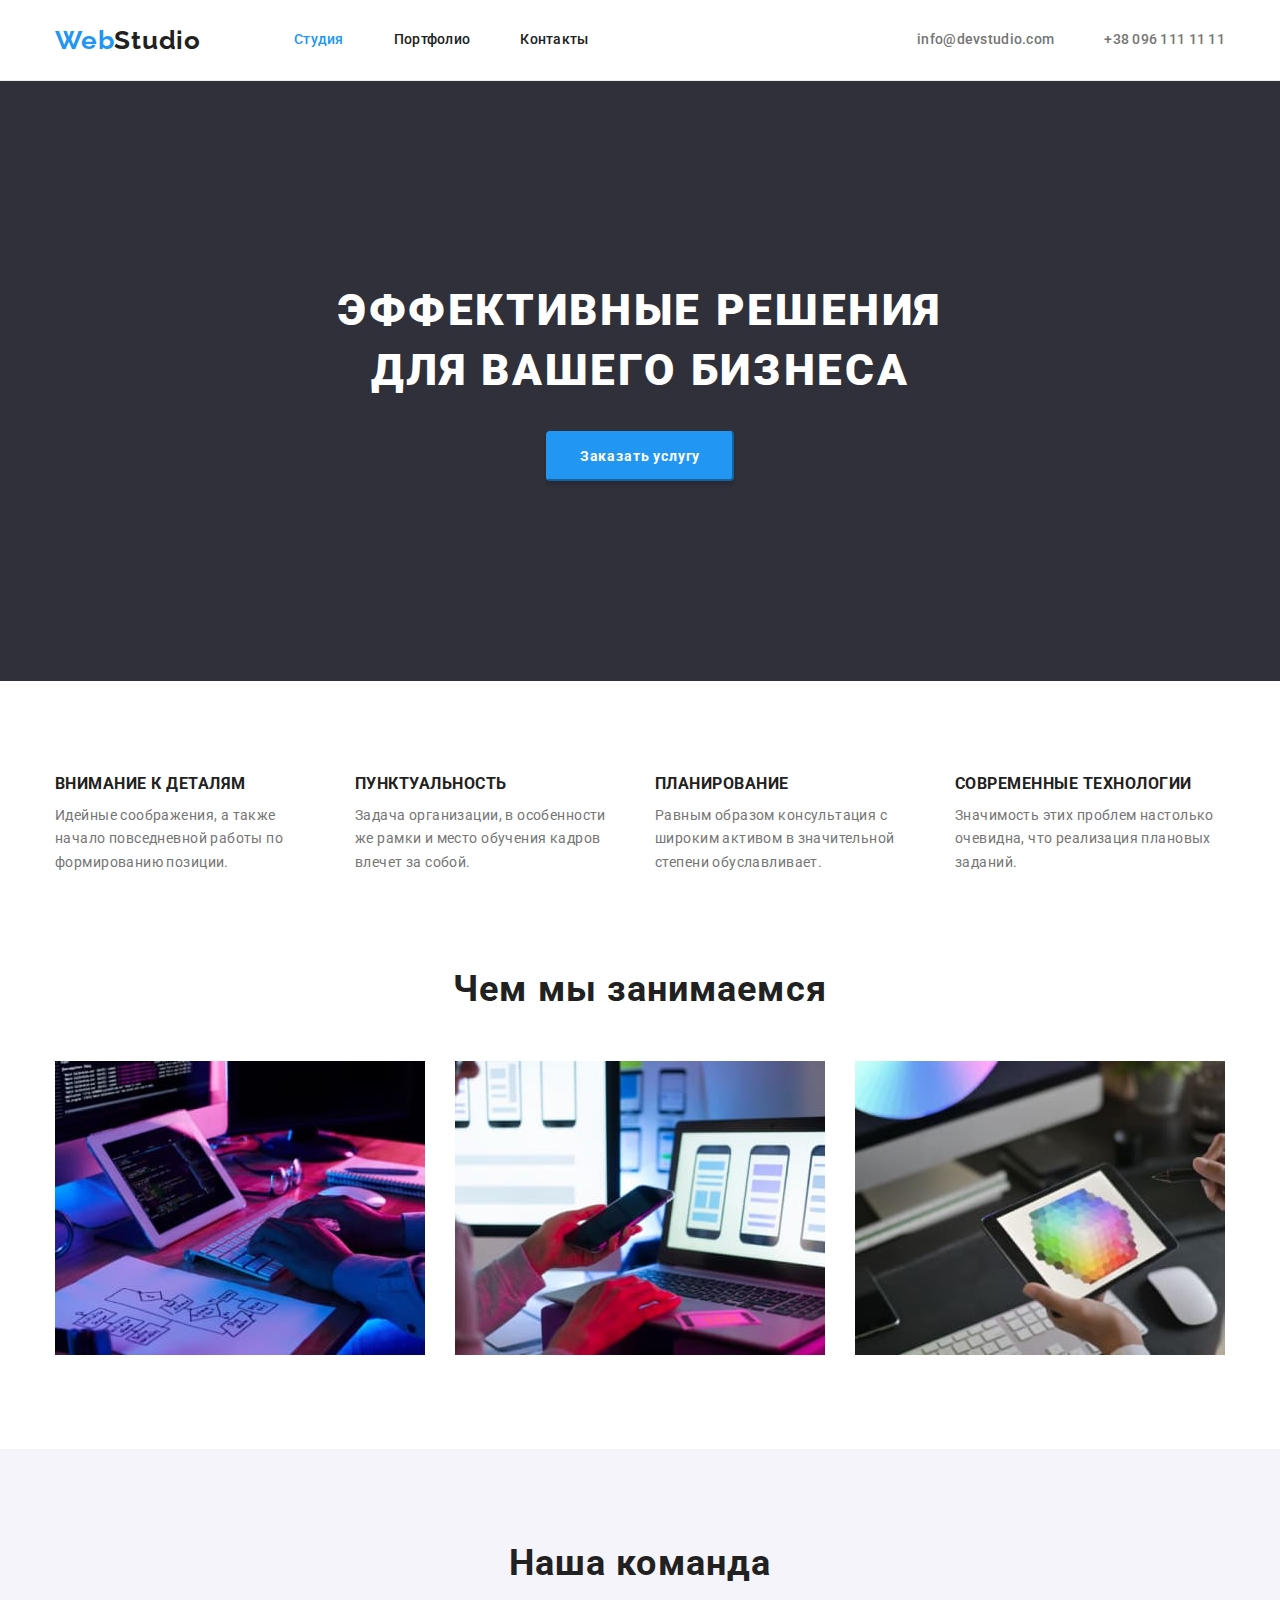
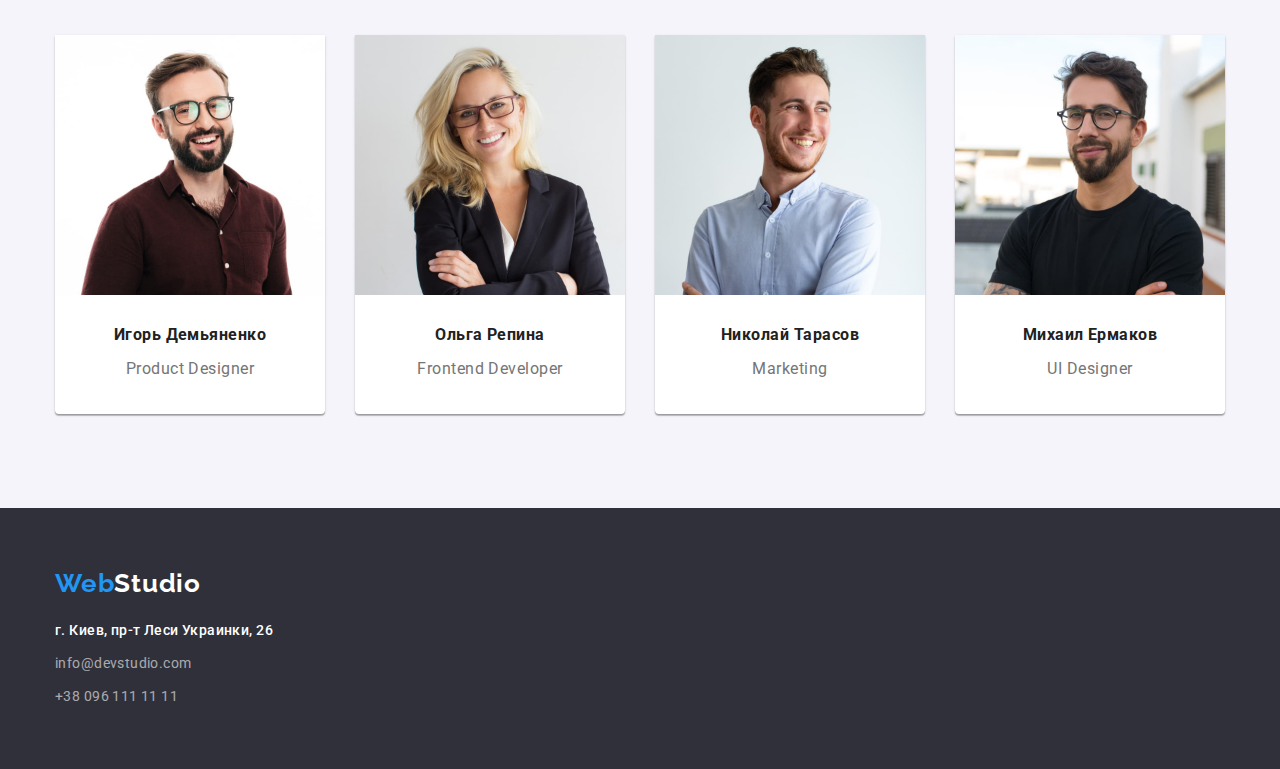
<file: index.html>
<!DOCTYPE html>
<html lang="ru">
  <head>
    <meta charset="UTF-8" />
    <meta http-equiv="X-UA-Compatible" content="IE=edge" />
    <meta name="viewport" content="width=device-width, initial-scale=1.0" />
    <title>Web Studio</title>
    <link rel="preconnect" href="https://fonts.googleapis.com" />
    <link rel="preconnect" href="https://fonts.gstatic.com" crossorigin />
    <link
      href="https://fonts.googleapis.com/css2?family=Raleway:wght@700&family=Roboto:wght@400;500;700;900&display=swap"
      rel="stylesheet"
    />
    <link
      rel="stylesheet"
      href="https://cdnjs.cloudflare.com/ajax/libs/modern-normalize/1.1.0/modern-normalize.css"
      integrity="sha512-Y0MM+V6ymRKN2zStTqzQ227DWhhp4Mzdo6gnlRnuaNCbc+YN/ZH0sBCLTM4M0oSy9c9VKiCvd4Jk44aCLrNS5Q=="
      crossorigin="anonymous"
      referrerpolicy="no-referrer"
    />
    <link rel="stylesheet" href="./css/styles.css" />
  </head>
  <body>
    <header class="header">
      <div class="container flex-container">
        <a href="/" class="logo second_half"
          ><span class="logo first_half">Web</span>Studio</a
        >
        <nav>
          <ul class="nav">
            <li class="nav-element">
              <a class="page_nav activev" href="./index.html">Студия</a>
            </li>
            <li class="nav-element">
              <a class="page_nav" href="./portfolio.html">Портфолио</a>
            </li>
            <li class="nav-element">
              <a class="page_nav" href="/">Контакты</a>
            </li>
          </ul>
        </nav>
        <ul class="adresses">
          <li class="adress-element">
            <a class="adress_link" href="mailto:info@devstudio.com"
              >info@devstudio.com</a
            >
            <!--змінити не можу, Prettier виправляє-->
          </li>
          <li class="adress-element">
            <a class="adress_link" href="tel:+380961111111"
              >+38 096 111 11 11</a
            >
          </li>
        </ul>
      </div>
    </header>
    <main>
      <section class="hero">
        <div class="container">
          <h1 class="page_header">
            Эффективные решения<br />для вашего бизнеса
          </h1>
          <button class="btn" type="button">Заказать услугу</button>
        </div>
      </section>
      <section class="section">
        <div class="container">
          <h2 class="section_header visually-hidden">Наши преимущества</h2>
          <ul class="advantages">
            <li class="pros-item">
              <h3 class="intro-paragraf">Внимание к деталям</h3>
              <p class="intro-text">
                Идейные соображения, а также начало повседневной работы по
                формированию позиции.
              </p>
            </li>
            <li class="pros-item">
              <h3 class="intro-paragraf">Пунктуальность</h3>
              <p class="intro-text">
                Задача организации, в особенности же рамки и место обучения
                кадров влечет за собой.
              </p>
            </li>
            <li class="pros-item">
              <h3 class="intro-paragraf">Планирование</h3>
              <p class="intro-text">
                Равным образом консультация с широким активом в значительной
                степени обуславливает.
              </p>
            </li>
            <li class="pros-item">
              <h3 class="intro-paragraf">Современные технологии</h3>
              <p class="intro-text">
                Значимость этих проблем настолько очевидна, что реализация
                плановых заданий.
              </p>
            </li>
          </ul>
        </div>
      </section>
      <section class="section picures-section">
        <div class="container">
          <h2 class="section_header pictures-header">Чем мы занимаемся</h2>
          <ul class="pictures-list">
            <li class="picture-item">
              <img
                class="picture"
                src="images/tech_1.jpg"
                alt="кодинг"
                width="370"
              />
            </li>
            <li class="picture-item">
              <img
                class="picture"
                src="images/tech_2.jpg"
                alt="розкладка контента"
                width="370"
              />
            </li>
            <li class="picture-item">
              <img
                class="picture"
                src="images/tech_3.jpg"
                alt="выбор цвета"
                width="370"
              />
            </li>
          </ul>
        </div>
      </section>
      <section class="section light-bg-section">
        <div class="container">
          <h2 class="section_header light-bg-header">Наша команда</h2>
          <ul class="crew_list">
            <li class="crew_el">
              <img
                class="image"
                src="images/crew_1.jpg"
                alt="Дизайнер продукта"
                width="270"
              />
              <div class="crew-text">
                <h3 class="crew_head">Игорь Демьяненко</h3>
                <p class="text" lang="en">Product Designer</p>
              </div>
            </li>
            <li class="crew_el">
              <img
                class="image"
                src="images/crew_2.jpg"
                alt="Розработчик фронт-енд"
                width="270"
              />
              <div class="crew-text">
                <h3 class="crew_head">Ольга Репина</h3>
                <p class="text" lang="en">Frontend Developer</p>
              </div>
            </li>
            <li class="crew_el">
              <img
                class="image"
                src="images/crew_3.jpg"
                alt="Глава маркетинга"
                width="270"
              />
              <div class="crew-text">
                <h3 class="crew_head">Николай Тарасов</h3>
                <p class="text" lang="en">Marketing</p>
              </div>
            </li>
            <li class="crew_el">
              <img
                class="image"
                src="images/crew_4.jpg"
                alt="Дизайнер"
                width="270"
              />
              <div class="crew-text">
                <h3 class="crew_head">Михаил Ермаков</h3>
                <p class="text" lang="en">UI Designer</p>
              </div>
            </li>
          </ul>
        </div>
      </section>
    </main>
    <footer class="footer">
      <div class="container">
        <a href="/" class="logo second_half_footer"
          ><span class="logo first_half">Web</span>Studio</a
        >
        <address>
          <ul class="footer-list">
            <li class="footer-el">
              <a
                class="adress_link adress_location"
                href="https://goo.gl/maps/9vUaXhKTsJwgG6u79"
                target="_blank"
                >г. Киев, пр-т Леси Украинки, 26</a
              >
            </li>
            <li class="footer-el">
              <a class="adress_link_footer" href="mailto:info@devstudio.com"
                >info@devstudio.com</a
              >
            </li>
            <li class="footer-el">
              <a class="adress_link_footer" href="tel:+380961111111"
                >+38 096 111 11 11</a
              >
            </li>
          </ul>
        </address>
      </div>
    </footer>
  </body>
</html>
</file>
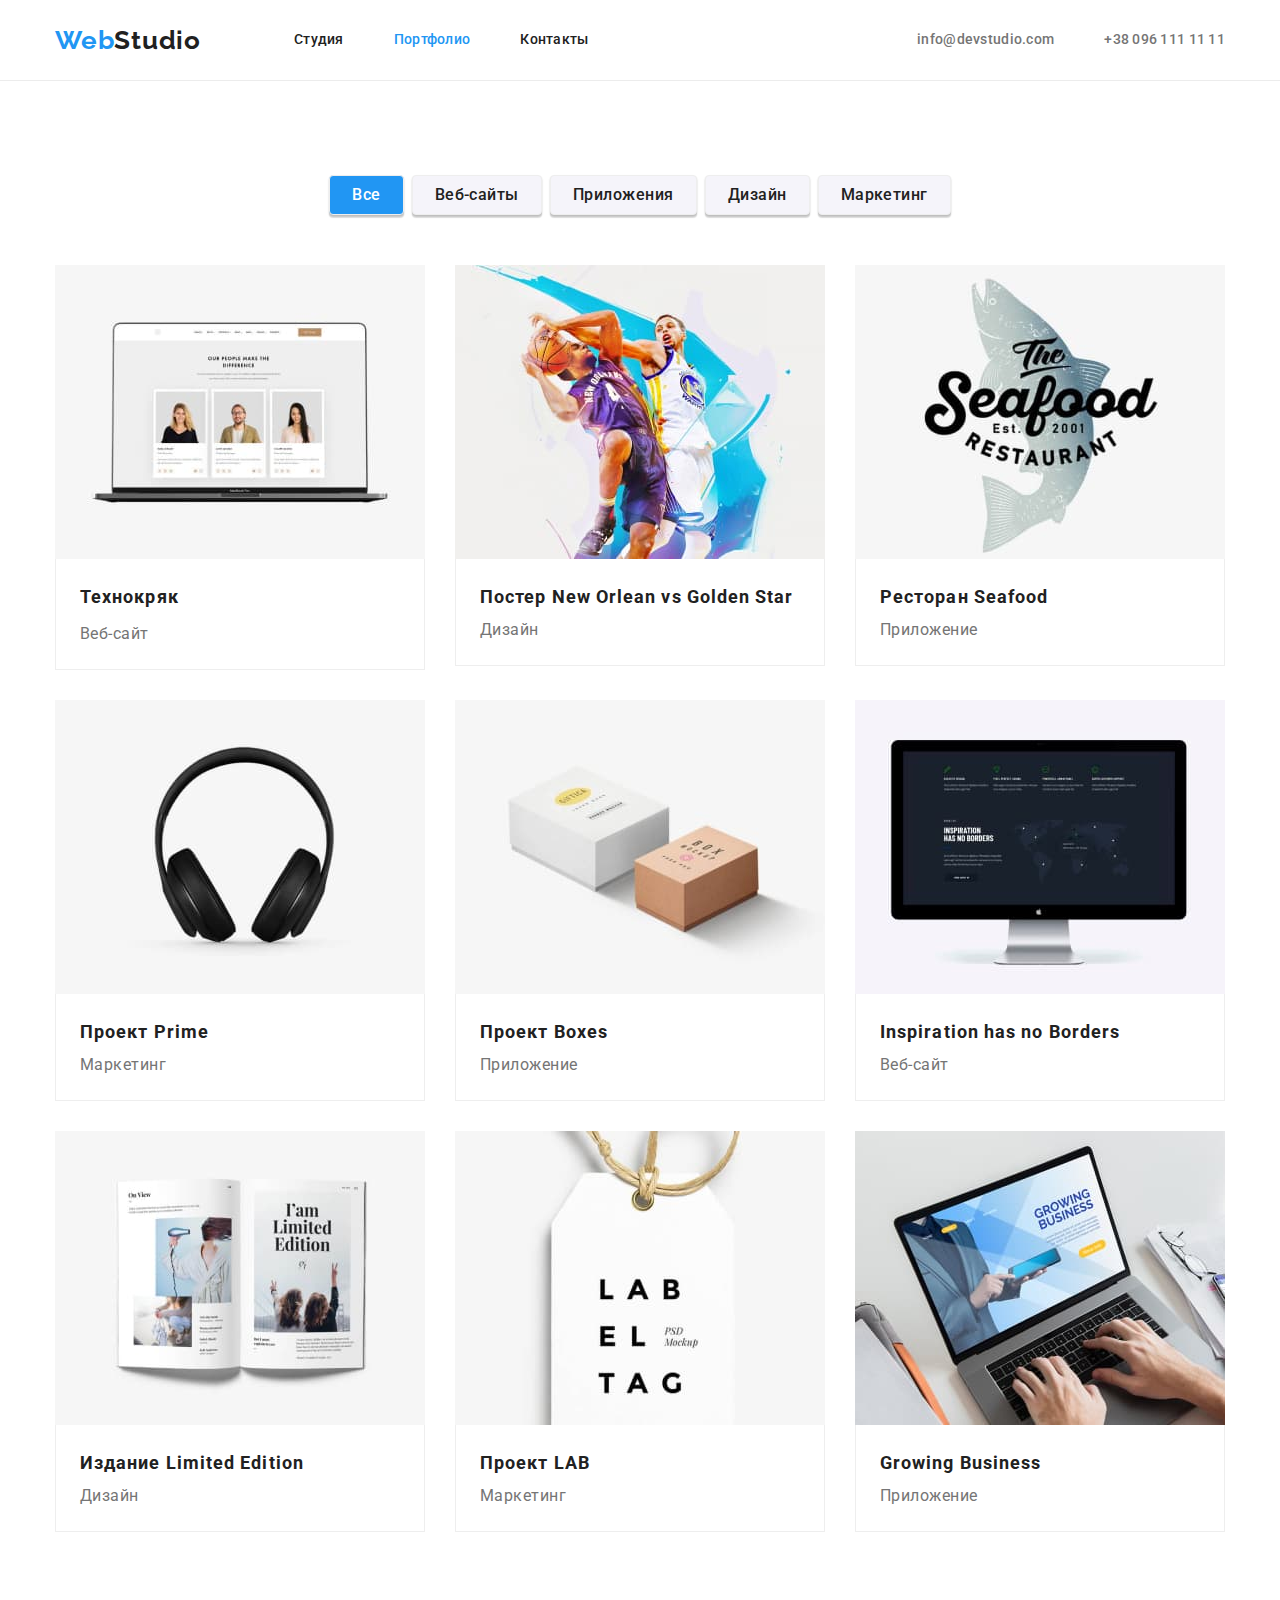
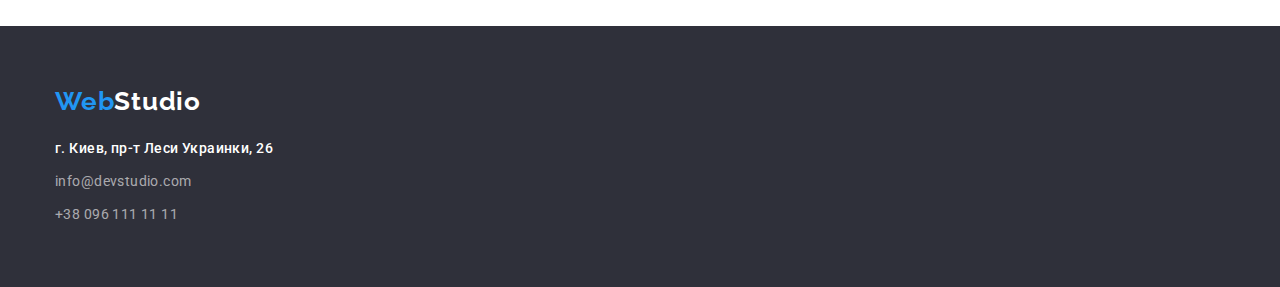
<file: portfolio.html>
<!DOCTYPE html>
<html lang="ru">
  <head>
    <meta charset="UTF-8" />
    <meta http-equiv="X-UA-Compatible" content="IE=edge" />
    <meta name="viewport" content="width=device-width, initial-scale=1.0" />
    <title>Web Studio</title>
    <link rel="preconnect" href="https://fonts.googleapis.com" />
    <link rel="preconnect" href="https://fonts.gstatic.com" crossorigin />
    <link
      href="https://fonts.googleapis.com/css2?family=Raleway:wght@700&family=Roboto:wght@400;500;700;900&display=swap"
      rel="stylesheet"
    />
    <link
      rel="stylesheet"
      href="https://cdnjs.cloudflare.com/ajax/libs/modern-normalize/1.1.0/modern-normalize.css"
      integrity="sha512-Y0MM+V6ymRKN2zStTqzQ227DWhhp4Mzdo6gnlRnuaNCbc+YN/ZH0sBCLTM4M0oSy9c9VKiCvd4Jk44aCLrNS5Q=="
      crossorigin="anonymous"
      referrerpolicy="no-referrer"
    />
    <link rel="stylesheet" href="./css/styles.css" />
  </head>
  <body>
    <header class="header">
      <div class="container flex-container">
        <a href="/" class="logo second_half"
          ><span class="logo first_half">Web</span>Studio</a
        >
        <nav>
          <ul class="nav">
            <li class="nav-element">
              <a class="page_nav" href="./index.html">Студия</a>
            </li>
            <li class="nav-element">
              <a class="page_nav activev" href="./portfolio.html">Портфолио</a>
            </li>
            <li class="nav-element">
              <a class="page_nav" href="/">Контакты</a>
            </li>
          </ul>
        </nav>
        <ul class="adresses">
          <li class="adress-element">
            <a class="adress_link" href="mailto:info@devstudio.com"
              >info@devstudio.com</a
            >
            <!--змінити не можу, Prettier виправляє-->
          </li>
          <li class="adress-element">
            <a class="adress_link" href="tel:+380961111111"
              >+38 096 111 11 11</a
            >
          </li>
        </ul>
      </div>
    </header>
    <main>
      <section class="section">
        <div class="container">
          <h1 class="section_header visually-hidden">Портфолио</h1>
          <ul class="portf-filter">
            <li class="filter-el">
              <button class="filter_btn defoult-btn" type="button">Все</button>
            </li>
            <li class="filter-el">
              <button class="filter_btn" type="button">Веб-сайты</button>
            </li>
            <li class="filter-el">
              <button class="filter_btn" type="button">Приложения</button>
            </li>
            <li class="filter-el">
              <button class="filter_btn" type="button">Дизайн</button>
            </li>
            <li class="filter-el">
              <button class="filter_btn" type="button">Маркетинг</button>
            </li>
          </ul>
          <ul class="examples">
            <li class="example-el">
              <a href="/" target="_blank" class="blank_link"
                ><img
                  class="image"
                  src="images/proj-1.jpg"
                  alt="Открыть веб-сайт на ноутбуке"
                  width="370"
                />
                <div class="example-text">
                  <h2 class="paragraf_head example-head">Технокряк</h2>
                  <p class="text">Веб-сайт</p>
                </div></a
              >
            </li>
            <li class="example-el">
              <a href="/" target="_blank" class="blank_link"
                ><img
                  class="image"
                  src="images/proj-2.jpg"
                  alt="Баскетболисты борются за мяч"
                  width="370"
                />
                <div class="example-text">
                  <h2 class="paragraf_head">
                    Постер <span lang="en">New Orlean vs Golden Star</span>
                  </h2>
                  <p class="text">Дизайн</p>
                </div></a
              >
            </li>
            <li class="example-el">
              <a href="/" target="_blank" class="blank_link"
                ><img
                  class="image"
                  src="images/proj-3.jpg"
                  alt="Стильный логотип"
                  width="370"
                />
                <div class="example-text">
                  <h2 class="paragraf_head">
                    Ресторан <span lang="en">Seafood</span>
                  </h2>
                  <p class="text">Приложение</p>
                </div></a
              >
            </li>
            <li class="example-el">
              <a href="/" target="_blank" class="blank_link"
                ><img
                  class="image"
                  src="images/proj-4.jpg"
                  alt="Наушники"
                  width="370"
                />
                <div class="example-text">
                  <h2 class="paragraf_head">
                    Проект <span lang="en">Prime</span>
                  </h2>
                  <p class="text">Маркетинг</p>
                </div></a
              >
            </li>
            <li class="example-el">
              <a href="/" target="_blank" class="blank_link"
                ><img
                  class="image"
                  src="images/proj-5.jpg"
                  alt="Аккуратные коробки"
                  width="370"
                />
                <div class="example-text">
                  <h2 class="paragraf_head">
                    Проект <span lang="en">Boxes</span>
                  </h2>
                  <p class="text">Приложение</p>
                </div></a
              >
            </li>
            <li class="example-el">
              <a href="/" target="_blank" class="blank_link"
                ><img
                  class="image"
                  src="images/proj-6.jpg"
                  alt="Открытый сайт на экране компьютера"
                  width="370"
                />
                <div class="example-text">
                  <h2 class="paragraf_head" lang="en">
                    Inspiration has no Borders
                  </h2>
                  <p class="text">Веб-сайт</p>
                </div></a
              >
            </li>
            <li class="example-el">
              <a href="/" target="_blank" class="blank_link"
                ><img
                  class="image"
                  src="images/proj-7.jpg"
                  alt="Открытый журнал"
                  width="370"
                />
                <div class="example-text">
                  <h2 class="paragraf_head">
                    Издание <span lang="en">Limited Edition</span>
                  </h2>
                  <p class="text">Дизайн</p>
                </div></a
              >
            </li>
            <li class="example-el">
              <a href="/" target="_blank" class="blank_link"
                ><img
                  class="image"
                  src="images/proj-8.jpg"
                  alt="Стильный логотип"
                  width="370"
                />
                <div class="example-text">
                  <h2 class="paragraf_head">
                    Проект <span lang="en">LAB</span>
                  </h2>
                  <p class="text">Маркетинг</p>
                </div></a
              >
            </li>
            <li class="example-el">
              <a href="/" target="_blank" class="blank_link"
                ><img
                  class="image"
                  src="images/proj-9.jpg"
                  alt="Работа за ноутом"
                  width="370"
                />
                <div class="example-text">
                  <h2 class="paragraf_head" lang="en">Growing Business</h2>
                  <p class="text">Приложение</p>
                </div></a
              >
            </li>
          </ul>
        </div>
      </section>
    </main>
    <footer class="footer">
      <div class="container">
        <a href="/" class="logo second_half_footer"
          ><span class="logo first_half">Web</span>Studio</a
        >
        <address>
          <ul class="footer-list">
            <li class="footer-el">
              <a
                class="adress_link adress_location"
                href="https://goo.gl/maps/9vUaXhKTsJwgG6u79"
                target="_blank"
                >г. Киев, пр-т Леси Украинки, 26</a
              >
            </li>
            <li class="footer-el">
              <a class="adress_link_footer" href="mailto:info@devstudio.com"
                >info@devstudio.com</a
              >
            </li>
            <li class="footer-el">
              <a class="adress_link_footer" href="tel:+380961111111"
                >+38 096 111 11 11</a
              >
            </li>
          </ul>
        </address>
      </div>
    </footer>
  </body>
</html>
</file>
<file: css/styles.css>
:root {
  --headers-color: #212121;
  --accent-color: #2196f3;
  --main-text-color: #757575;
  --bg-color: #ffffff;
  --dark-bg-color: #2f303a;
  --light-bg-color: #f5f4fa;
}

p,
h1,
h2,
h3,
h4,
h5 {
  margin: 0;
}

body {
  margin: 0;
  font-family: "Roboto", sans-serif;
  background-color: var(--bg-color);
  font-size: 14px;
  color: var(--main-text-color);
}

ul {
  margin: 0;
  padding: 0;
  list-style-type: none;
}

.flex-container {
  display: flex;
  align-items: center;
}

.container {
  width: 1200px;
  padding-left: 15px;
  padding-right: 15px;
  margin: 0 auto;
  /*outline: 2px solid tomato;*/
}
.nav {
  display: flex;
}

.nav .nav-element + .nav-element {
  margin-left: 50px;
}

.adress-element + .adress-element {
  margin-left: 50px;
}

.logo {
  font-family: "Raleway", sans-serif;
  font-weight: 700;
  font-size: 26px;
  text-decoration: none;
  line-height: 1.19;
  letter-spacing: 0.03em;
}

.second_half {
  margin-right: 93px;
  color: var(--headers-color);
}

.second_half_footer {
  display: block;
  margin-bottom: 20px;
  color: var(--bg-color);
}

.page_nav,
.portf {
  font-weight: 500;
  line-height: 1.14;
  letter-spacing: 0.02em;
  color: var(--headers-color);
  text-decoration: none;
}

.page_nav,
.adress_link {
  display: block;
  padding-top: 32px;
  padding-bottom: 32px;
}

.first_half,
.activev {
  color: var(--accent-color);
}

.adresses {
  display: flex;
  justify-content: center;
  margin-left: auto;
}

.adress_link {
  font-weight: 500;
  line-height: 1.14;
  letter-spacing: 0.02em;
  font-style: normal;
  color: var(--main-text-color);
  text-decoration: none;
}

.page_nav:hover,
.adress_link:hover,
.page_nav:focus,
.adress_link:focus,
.adress_link_footer:focus,
.adress_link_footer:hover {
  color: var(--accent-color);
}

.header {
  border-bottom: 1px solid #ececec;
}

.hero {
  padding-top: 200px;
  padding-bottom: 200px;
  background-color: var(--dark-bg-color);
  text-align: center;
  font-family: var(--text-font-family);
}

.page_header {
  font-weight: 900;
  font-size: 44px;
  color: var(--bg-color);
  line-height: 1.36;
  letter-spacing: 0.06em;
  text-transform: uppercase;
  margin: 0;
  margin-bottom: 30px;
}

.btn {
  padding-top: 10px;
  padding-bottom: 10px;
  padding-left: 32px;
  padding-right: 32px;
  font-family: "Roboto", sans-serif;
  font-weight: 700;
  background-color: var(--accent-color);
  color: var(--bg-color);
  cursor: pointer;
  line-height: 1.875;
  letter-spacing: 0.06em;
  border-color: var(--accent-color);
  box-shadow: 0px 4px 4px rgba(0, 0, 0, 0.15);
  border-radius: 4px;
}

.pictures-list,
.crew_list,
.advantages,
.examples,
.portf-filter {
  display: flex;
  justify-content: center;
}

.section {
  padding-top: 94px;
  padding-bottom: 94px;
}

.picture,
.image {
  display: block;
  max-width: 100%;
  height: auto;
}

.pros-item {
  max-width: 270px;
}

.pros-item + .pros-item,
.picture-item + .picture-item,
.crew_el:not(:first-child) {
  margin-left: 30px;
}

.section_header {
  font-weight: 700;
  font-size: 36px;
  text-align: center;
  color: var(--headers-color);
  line-height: 1.16;
  letter-spacing: 0.03em;
}

.paragraf_head {
  font-weight: 700;
  font-size: 18px;
  line-height: 2;
  letter-spacing: 0.06em;
  color: var(--headers-color);
}

.blank_link {
  text-decoration: none;
}

.intro-paragraf {
  margin-bottom: 10px;
  font-weight: 700;
  line-height: 1.14;
  letter-spacing: 0.03em;
  color: var(--headers-color);
  text-transform: uppercase;
}

.intro-text {
  line-height: 1.71;
  letter-spacing: 0.03em;
}
.text {
  font-size: 16px;
  line-height: 1.875;
  letter-spacing: 0.03em;
  color: var(--main-text-color);
}

.picures-section {
  padding-top: 0;
}

.pictures-header,
.light-bg-header {
  margin-bottom: 50px;
}
.crew_head {
  margin-bottom: 10px;
  font-weight: 700;
  font-size: 16px;
  line-height: 1.1875;
  letter-spacing: 0.03em;
  color: var(--headers-color);
}

.light-bg-section {
  background-color: var(--light-bg-color);
}

.crew_el {
  text-align: center;
  background-color: var(--bg-color);
  box-shadow: 0px 1px 3px rgba(0, 0, 0, 0.12), 0px 1px 1px rgba(0, 0, 0, 0.14),
    0px 2px 1px rgba(0, 0, 0, 0.2);
  border-radius: 0px 0px 4px 4px;
}

.crew-text {
  padding-bottom: 30px;
  padding-top: 30px;
}

.portf-filter {
  margin-bottom: 50px;
}

.filter_btn {
  padding: 6px 22px 6px 22px;
  font-family: "Roboto", sans-serif;
  font-weight: 500;
  font-size: 16px;
  line-height: 1.625;
  letter-spacing: 0.03em;
  color: var(--headers-color);
  background-color: #f5f4fa;
  cursor: pointer;
  border-style: solid;
  border-width: 1px;
  border-color: rgba(238, 238, 238, 1);
  box-shadow: 0px 3px 1px rgba(0, 0, 0, 0.1), 0px 1px 2px rgba(0, 0, 0, 0.08),
    0px 2px 2px rgba(0, 0, 0, 0.12);
  border-radius: 4px;
}

.filter-el:nth-child(n + 2) {
  margin-left: 8px;
}

.defoult-btn,
.filter_btn:hover,
.filter_btn:focus {
  color: var(--bg-color);
  background-color: var(--accent-color);
}

.examples {
  flex-wrap: wrap;
}

.example-el {
  box-sizing: border-box;
  margin-bottom: 30px;
  margin-left: 30px;
}

.example-el:nth-child(3n + 1) {
  margin-left: 0;
}

.example-el:nth-last-child(-n + 3) {
  margin-bottom: 0;
}

.example-text {
  padding: 20px 24px;
  border-bottom: 1px solid #eeeeee;
  border-left: 1px solid #eeeeee;
  border-right: 1px solid #eeeeee;
}

.example-head {
  margin-bottom: 4px;
}

.footer {
  padding-top: 60px;
  padding-bottom: 60px;
  background-color: var(--dark-bg-color);
}

.footer-el + .footer-el {
  margin-top: 9px;
}

.adress_location {
  display: block;
  padding: 0;
  color: var(--bg-color);
  line-height: 1.71;
  letter-spacing: 0.03em;
}
.adress_link_footer {
  font-weight: 400;
  font-style: normal;
  line-height: 1.71;
  letter-spacing: 0.03em;
  text-decoration: none;
  color: rgba(255, 255, 255, 0.6);
}

.visually-hidden {
  border: 0;
  clip: rect(0 0 0 0);
  height: auto;
  margin: 0;
  overflow: hidden;
  padding: 0;
  position: absolute;
  width: 1px;
  white-space: nowrap;
}
</file>
